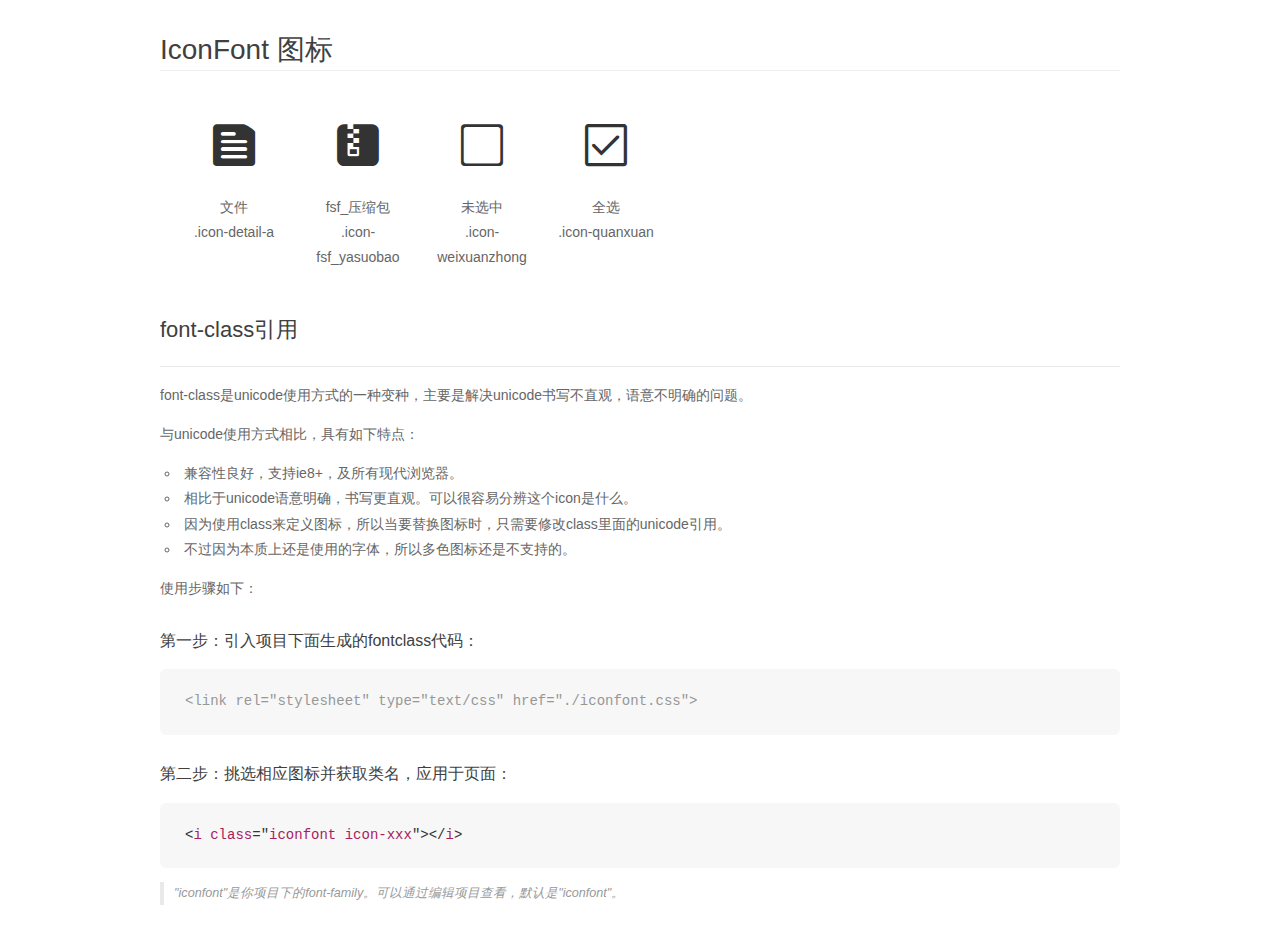
<file: app/static/css/font/demo_fontclass.html>
<!DOCTYPE html>
<html>
<head>
    <meta charset="utf-8"/>
    <title>IconFont</title>
    <link rel="stylesheet" href="demo.css">
    <link rel="stylesheet" href="iconfont.css">
</head>
<body>
    <div class="main markdown">
        <h1>IconFont 图标</h1>
        <ul class="icon_lists clear">
            
                <li>
                <i class="icon iconfont icon-detail-a"></i>
                    <div class="name">文件</div>
                    <div class="fontclass">.icon-detail-a</div>
                </li>
            
                <li>
                <i class="icon iconfont icon-fsf_yasuobao"></i>
                    <div class="name">fsf_压缩包</div>
                    <div class="fontclass">.icon-fsf_yasuobao</div>
                </li>
            
                <li>
                <i class="icon iconfont icon-weixuanzhong"></i>
                    <div class="name">未选中</div>
                    <div class="fontclass">.icon-weixuanzhong</div>
                </li>
            
                <li>
                <i class="icon iconfont icon-quanxuan"></i>
                    <div class="name">全选</div>
                    <div class="fontclass">.icon-quanxuan</div>
                </li>
            
        </ul>

        <h2 id="font-class-">font-class引用</h2>
        <hr>

        <p>font-class是unicode使用方式的一种变种，主要是解决unicode书写不直观，语意不明确的问题。</p>
        <p>与unicode使用方式相比，具有如下特点：</p>
        <ul>
        <li>兼容性良好，支持ie8+，及所有现代浏览器。</li>
        <li>相比于unicode语意明确，书写更直观。可以很容易分辨这个icon是什么。</li>
        <li>因为使用class来定义图标，所以当要替换图标时，只需要修改class里面的unicode引用。</li>
        <li>不过因为本质上还是使用的字体，所以多色图标还是不支持的。</li>
        </ul>
        <p>使用步骤如下：</p>
        <h3 id="-fontclass-">第一步：引入项目下面生成的fontclass代码：</h3>


        <pre><code class="lang-js hljs javascript"><span class="hljs-comment">&lt;link rel="stylesheet" type="text/css" href="./iconfont.css"&gt;</span></code></pre>
        <h3 id="-">第二步：挑选相应图标并获取类名，应用于页面：</h3>
        <pre><code class="lang-css hljs">&lt;<span class="hljs-selector-tag">i</span> <span class="hljs-selector-tag">class</span>="<span class="hljs-selector-tag">iconfont</span> <span class="hljs-selector-tag">icon-xxx</span>"&gt;&lt;/<span class="hljs-selector-tag">i</span>&gt;</code></pre>
        <blockquote>
        <p>"iconfont"是你项目下的font-family。可以通过编辑项目查看，默认是"iconfont"。</p>
        </blockquote>
    </div>
</body>
</html>
</file>
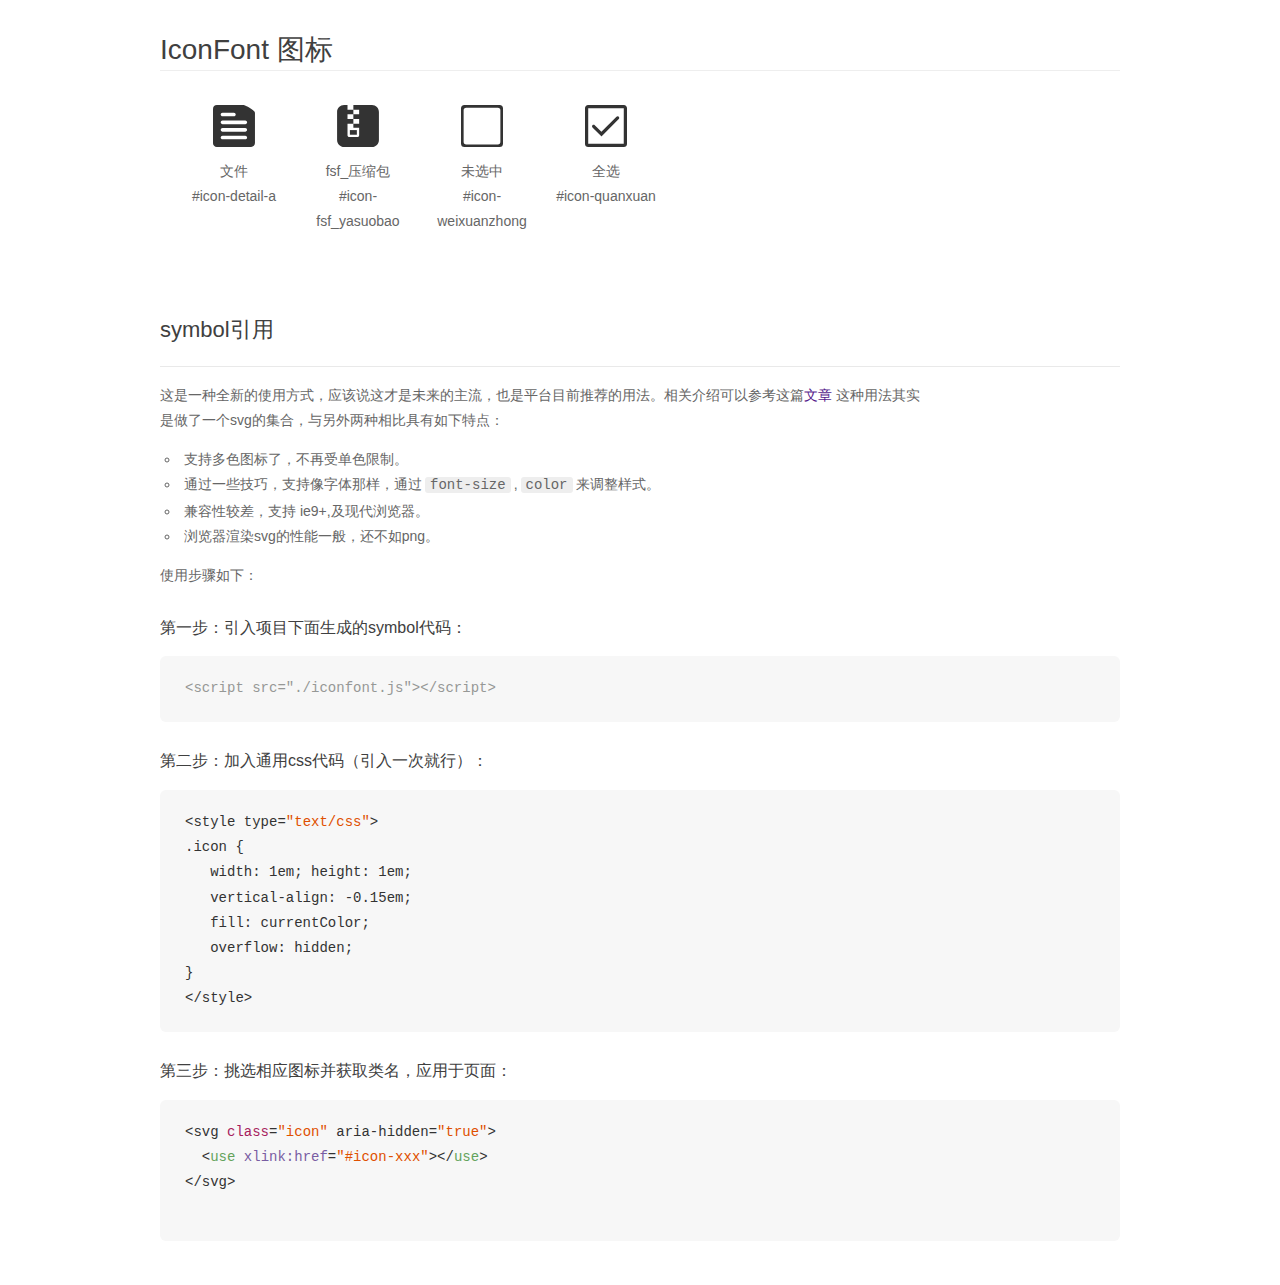
<file: app/static/css/font/demo_symbol.html>
<!DOCTYPE html>
<html>
<head>
    <meta charset="utf-8"/>
    <title>IconFont</title>
    <link rel="stylesheet" href="demo.css">
    <script src="iconfont.js"></script>

    <style type="text/css">
        .icon {
          /* 通过设置 font-size 来改变图标大小 */
          width: 1em; height: 1em;
          /* 图标和文字相邻时，垂直对齐 */
          vertical-align: -0.15em;
          /* 通过设置 color 来改变 SVG 的颜色/fill */
          fill: currentColor;
          /* path 和 stroke 溢出 viewBox 部分在 IE 下会显示
             normalize.css 中也包含这行 */
          overflow: hidden;
        }

    </style>
</head>
<body>
    <div class="main markdown">
        <h1>IconFont 图标</h1>
        <ul class="icon_lists clear">
            
                <li>
                    <svg class="icon" aria-hidden="true">
                        <use xlink:href="#icon-detail-a"></use>
                    </svg>
                    <div class="name">文件</div>
                    <div class="fontclass">#icon-detail-a</div>
                </li>
            
                <li>
                    <svg class="icon" aria-hidden="true">
                        <use xlink:href="#icon-fsf_yasuobao"></use>
                    </svg>
                    <div class="name">fsf_压缩包</div>
                    <div class="fontclass">#icon-fsf_yasuobao</div>
                </li>
            
                <li>
                    <svg class="icon" aria-hidden="true">
                        <use xlink:href="#icon-weixuanzhong"></use>
                    </svg>
                    <div class="name">未选中</div>
                    <div class="fontclass">#icon-weixuanzhong</div>
                </li>
            
                <li>
                    <svg class="icon" aria-hidden="true">
                        <use xlink:href="#icon-quanxuan"></use>
                    </svg>
                    <div class="name">全选</div>
                    <div class="fontclass">#icon-quanxuan</div>
                </li>
            
        </ul>


        <h2 id="symbol-">symbol引用</h2>
        <hr>

        <p>这是一种全新的使用方式，应该说这才是未来的主流，也是平台目前推荐的用法。相关介绍可以参考这篇<a href="">文章</a>
        这种用法其实是做了一个svg的集合，与另外两种相比具有如下特点：</p>
        <ul>
          <li>支持多色图标了，不再受单色限制。</li>
          <li>通过一些技巧，支持像字体那样，通过<code>font-size</code>,<code>color</code>来调整样式。</li>
          <li>兼容性较差，支持 ie9+,及现代浏览器。</li>
          <li>浏览器渲染svg的性能一般，还不如png。</li>
        </ul>
        <p>使用步骤如下：</p>
        <h3 id="-symbol-">第一步：引入项目下面生成的symbol代码：</h3>
        <pre><code class="lang-js hljs javascript"><span class="hljs-comment">&lt;script src="./iconfont.js"&gt;&lt;/script&gt;</span></code></pre>
        <h3 id="-css-">第二步：加入通用css代码（引入一次就行）：</h3>
        <pre><code class="lang-js hljs javascript">&lt;style type=<span class="hljs-string">"text/css"</span>&gt;
.icon {
   width: <span class="hljs-number">1</span>em; height: <span class="hljs-number">1</span>em;
   vertical-align: <span class="hljs-number">-0.15</span>em;
   fill: currentColor;
   overflow: hidden;
}
&lt;<span class="hljs-regexp">/style&gt;</span></code></pre>
        <h3 id="-">第三步：挑选相应图标并获取类名，应用于页面：</h3>
        <pre><code class="lang-js hljs javascript">&lt;svg <span class="hljs-class"><span class="hljs-keyword">class</span></span>=<span class="hljs-string">"icon"</span> aria-hidden=<span class="hljs-string">"true"</span>&gt;<span class="xml"><span class="hljs-tag">
  &lt;<span class="hljs-name">use</span> <span class="hljs-attr">xlink:href</span>=<span class="hljs-string">"#icon-xxx"</span>&gt;</span><span class="hljs-tag">&lt;/<span class="hljs-name">use</span>&gt;</span>
</span>&lt;<span class="hljs-regexp">/svg&gt;
        </span></code></pre>
    </div>
</body>
</html>
</file>
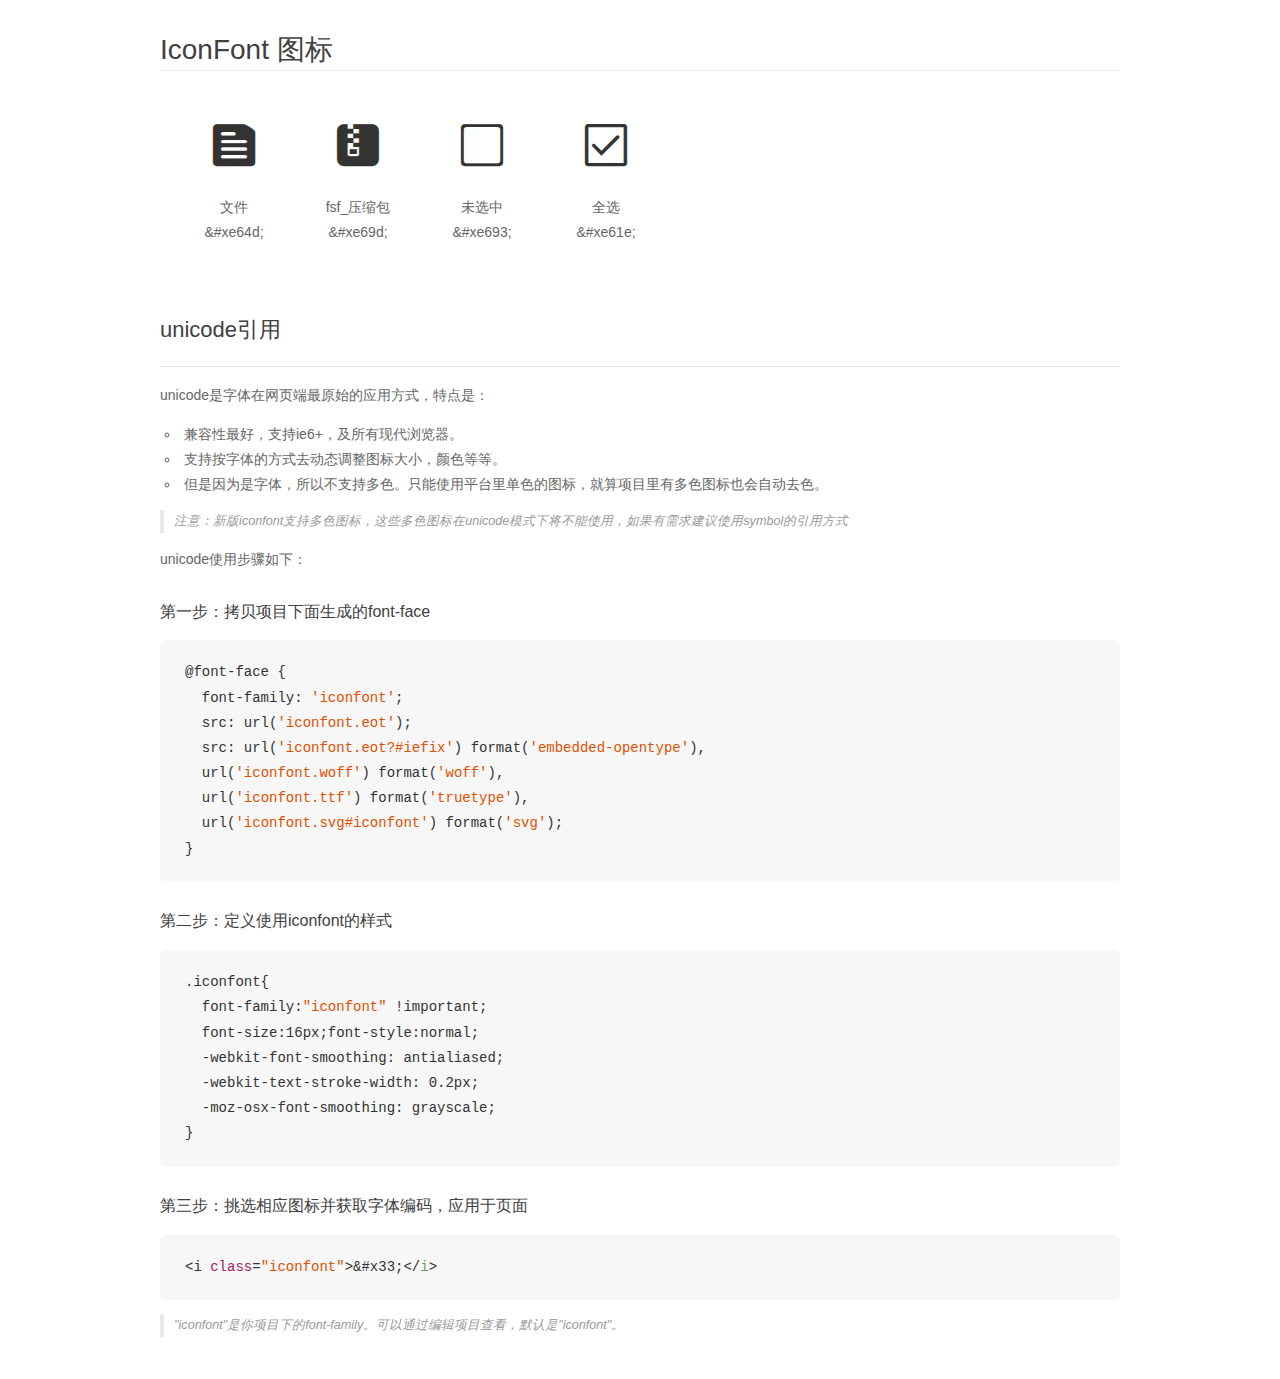
<file: app/static/css/font/demo_unicode.html>
<!DOCTYPE html>
<html>
<head>
    <meta charset="utf-8"/>
    <title>IconFont</title>
    <link rel="stylesheet" href="demo.css">

    <style type="text/css">

        @font-face {font-family: "iconfont";
          src: url('iconfont.eot'); /* IE9*/
          src: url('iconfont.eot#iefix') format('embedded-opentype'), /* IE6-IE8 */
          url('iconfont.woff') format('woff'), /* chrome, firefox */
          url('iconfont.ttf') format('truetype'), /* chrome, firefox, opera, Safari, Android, iOS 4.2+*/
          url('iconfont.svg#iconfont') format('svg'); /* iOS 4.1- */
        }

        .iconfont {
          font-family:"iconfont" !important;
          font-size:16px;
          font-style:normal;
          -webkit-font-smoothing: antialiased;
          -webkit-text-stroke-width: 0.2px;
          -moz-osx-font-smoothing: grayscale;
        }

    </style>
</head>
<body>
    <div class="main markdown">
        <h1>IconFont 图标</h1>
        <ul class="icon_lists clear">
            
                <li>
                <i class="icon iconfont">&#xe64d;</i>
                    <div class="name">文件</div>
                    <div class="code">&amp;#xe64d;</div>
                </li>
            
                <li>
                <i class="icon iconfont">&#xe69d;</i>
                    <div class="name">fsf_压缩包</div>
                    <div class="code">&amp;#xe69d;</div>
                </li>
            
                <li>
                <i class="icon iconfont">&#xe693;</i>
                    <div class="name">未选中</div>
                    <div class="code">&amp;#xe693;</div>
                </li>
            
                <li>
                <i class="icon iconfont">&#xe61e;</i>
                    <div class="name">全选</div>
                    <div class="code">&amp;#xe61e;</div>
                </li>
            
        </ul>
        <h2 id="unicode-">unicode引用</h2>
        <hr>

        <p>unicode是字体在网页端最原始的应用方式，特点是：</p>
        <ul>
        <li>兼容性最好，支持ie6+，及所有现代浏览器。</li>
        <li>支持按字体的方式去动态调整图标大小，颜色等等。</li>
        <li>但是因为是字体，所以不支持多色。只能使用平台里单色的图标，就算项目里有多色图标也会自动去色。</li>
        </ul>
        <blockquote>
        <p>注意：新版iconfont支持多色图标，这些多色图标在unicode模式下将不能使用，如果有需求建议使用symbol的引用方式</p>
        </blockquote>
        <p>unicode使用步骤如下：</p>
        <h3 id="-font-face">第一步：拷贝项目下面生成的font-face</h3>
        <pre><code class="lang-js hljs javascript">@font-face {
  font-family: <span class="hljs-string">'iconfont'</span>;
  src: url(<span class="hljs-string">'iconfont.eot'</span>);
  src: url(<span class="hljs-string">'iconfont.eot?#iefix'</span>) format(<span class="hljs-string">'embedded-opentype'</span>),
  url(<span class="hljs-string">'iconfont.woff'</span>) format(<span class="hljs-string">'woff'</span>),
  url(<span class="hljs-string">'iconfont.ttf'</span>) format(<span class="hljs-string">'truetype'</span>),
  url(<span class="hljs-string">'iconfont.svg#iconfont'</span>) format(<span class="hljs-string">'svg'</span>);
}
</code></pre>
        <h3 id="-iconfont-">第二步：定义使用iconfont的样式</h3>
        <pre><code class="lang-js hljs javascript">.iconfont{
  font-family:<span class="hljs-string">"iconfont"</span> !important;
  font-size:<span class="hljs-number">16</span>px;font-style:normal;
  -webkit-font-smoothing: antialiased;
  -webkit-text-stroke-width: <span class="hljs-number">0.2</span>px;
  -moz-osx-font-smoothing: grayscale;
}
</code></pre>
        <h3 id="-">第三步：挑选相应图标并获取字体编码，应用于页面</h3>
        <pre><code class="lang-js hljs javascript">&lt;i <span class="hljs-class"><span class="hljs-keyword">class</span></span>=<span class="hljs-string">"iconfont"</span>&gt;&amp;#x33;<span class="xml"><span class="hljs-tag">&lt;/<span class="hljs-name">i</span>&gt;</span></span></code></pre>

        <blockquote>
        <p>"iconfont"是你项目下的font-family。可以通过编辑项目查看，默认是"iconfont"。</p>
        </blockquote>
    </div>


</body>
</html>
</file>
<file: app/static/css/font/iconfont.css>
@font-face {font-family: "iconfont";
  src: url('iconfont.eot?t=1515750483999'); /* IE9*/
  src: url('iconfont.eot?t=1515750483999#iefix') format('embedded-opentype'), /* IE6-IE8 */
  url('[data-uri]') format('woff'),
  url('iconfont.ttf?t=1515750483999') format('truetype'), /* chrome, firefox, opera, Safari, Android, iOS 4.2+*/
  url('iconfont.svg?t=1515750483999#iconfont') format('svg'); /* iOS 4.1- */
}

.iconfont {
  font-family:"iconfont" !important;
  font-size:16px;
  font-style:normal;
  -webkit-font-smoothing: antialiased;
  -moz-osx-font-smoothing: grayscale;
}

.icon-detail-a:before { content: "\e64d"; }

.icon-fsf_yasuobao:before { content: "\e69d"; }

.icon-weixuanzhong:before { content: "\e693"; }

.icon-quanxuan:before { content: "\e61e"; }
</file>
<file: app/static/css/font/demo.css>
*{margin: 0;padding: 0;list-style: none;}
/*
KISSY CSS Reset
理念：1. reset 的目的不是清除浏览器的默认样式，这仅是部分工作。清除和重置是紧密不可分的。
2. reset 的目的不是让默认样式在所有浏览器下一致，而是减少默认样式有可能带来的问题。
3. reset 期望提供一套普适通用的基础样式。但没有银弹，推荐根据具体需求，裁剪和修改后再使用。
特色：1. 适应中文；2. 基于最新主流浏览器。
维护：玉伯<lifesinger@gmail.com>, 正淳<ragecarrier@gmail.com>
 */

/** 清除内外边距 **/
body, h1, h2, h3, h4, h5, h6, hr, p, blockquote, /* structural elements 结构元素 */
dl, dt, dd, ul, ol, li, /* list elements 列表元素 */
pre, /* text formatting elements 文本格式元素 */
form, fieldset, legend, button, input, textarea, /* form elements 表单元素 */
th, td /* table elements 表格元素 */ {
  margin: 0;
  padding: 0;
}

/** 设置默认字体 **/
body,
button, input, select, textarea /* for ie */ {
  font: 12px/1.5 tahoma, arial, \5b8b\4f53, sans-serif;
}
h1, h2, h3, h4, h5, h6 { font-size: 100%; }
address, cite, dfn, em, var { font-style: normal; } /* 将斜体扶正 */
code, kbd, pre, samp { font-family: courier new, courier, monospace; } /* 统一等宽字体 */
small { font-size: 12px; } /* 小于 12px 的中文很难阅读，让 small 正常化 */

/** 重置列表元素 **/
ul, ol { list-style: none; }

/** 重置文本格式元素 **/
a { text-decoration: none; }
a:hover { text-decoration: underline; }


/** 重置表单元素 **/
legend { color: #000; } /* for ie6 */
fieldset, img { border: 0; } /* img 搭车：让链接里的 img 无边框 */
button, input, select, textarea { font-size: 100%; } /* 使得表单元素在 ie 下能继承字体大小 */
/* 注：optgroup 无法扶正 */

/** 重置表格元素 **/
table { border-collapse: collapse; border-spacing: 0; }

/* 清除浮动 */
.ks-clear:after, .clear:after {
  content: '\20';
  display: block;
  height: 0;
  clear: both;
}
.ks-clear, .clear {
  *zoom: 1;
}

.main {
  padding: 30px 100px;
width: 960px;
margin: 0 auto;
}
.main h1{font-size:36px; color:#333; text-align:left;margin-bottom:30px; border-bottom: 1px solid #eee;}

.helps{margin-top:40px;}
.helps pre{
  padding:20px;
  margin:10px 0;
  border:solid 1px #e7e1cd;
  background-color: #fffdef;
  overflow: auto;
}

.icon_lists{
  width: 100% !important;

}

.icon_lists li{
  float:left;
  width: 100px;
  height:180px;
  text-align: center;
  list-style: none !important;
}
.icon_lists .icon{
  font-size: 42px;
  line-height: 100px;
  margin: 10px 0;
  color:#333;
  -webkit-transition: font-size 0.25s ease-out 0s;
  -moz-transition: font-size 0.25s ease-out 0s;
  transition: font-size 0.25s ease-out 0s;

}
.icon_lists .icon:hover{
  font-size: 100px;
}



.markdown {
  color: #666;
  font-size: 14px;
  line-height: 1.8;
}

.highlight {
  line-height: 1.5;
}

.markdown img {
  vertical-align: middle;
  max-width: 100%;
}

.markdown h1 {
  color: #404040;
  font-weight: 500;
  line-height: 40px;
  margin-bottom: 24px;
}

.markdown h2,
.markdown h3,
.markdown h4,
.markdown h5,
.markdown h6 {
  color: #404040;
  margin: 1.6em 0 0.6em 0;
  font-weight: 500;
  clear: both;
}

.markdown h1 {
  font-size: 28px;
}

.markdown h2 {
  font-size: 22px;
}

.markdown h3 {
  font-size: 16px;
}

.markdown h4 {
  font-size: 14px;
}

.markdown h5 {
  font-size: 12px;
}

.markdown h6 {
  font-size: 12px;
}

.markdown hr {
  height: 1px;
  border: 0;
  background: #e9e9e9;
  margin: 16px 0;
  clear: both;
}

.markdown p,
.markdown pre {
  margin: 1em 0;
}

.markdown > p,
.markdown > blockquote,
.markdown > .highlight,
.markdown > ol,
.markdown > ul {
  width: 80%;
}

.markdown ul > li {
  list-style: circle;
}

.markdown > ul li,
.markdown blockquote ul > li {
  margin-left: 20px;
  padding-left: 4px;
}

.markdown > ul li p,
.markdown > ol li p {
  margin: 0.6em 0;
}

.markdown ol > li {
  list-style: decimal;
}

.markdown > ol li,
.markdown blockquote ol > li {
  margin-left: 20px;
  padding-left: 4px;
}

.markdown code {
  margin: 0 3px;
  padding: 0 5px;
  background: #eee;
  border-radius: 3px;
}

.markdown pre {
  border-radius: 6px;
  background: #f7f7f7;
  padding: 20px;
}

.markdown pre code {
  border: none;
  background: #f7f7f7;
  margin: 0;
}

.markdown strong,
.markdown b {
  font-weight: 600;
}

.markdown > table {
  border-collapse: collapse;
  border-spacing: 0px;
  empty-cells: show;
  border: 1px solid #e9e9e9;
  width: 95%;
  margin-bottom: 24px;
}

.markdown > table th {
  white-space: nowrap;
  color: #333;
  font-weight: 600;

}

.markdown > table th,
.markdown > table td {
  border: 1px solid #e9e9e9;
  padding: 8px 16px;
  text-align: left;
}

.markdown > table th {
  background: #F7F7F7;
}

.markdown blockquote {
  font-size: 90%;
  color: #999;
  border-left: 4px solid #e9e9e9;
  padding-left: 0.8em;
  margin: 1em 0;
  font-style: italic;
}

.markdown blockquote p {
  margin: 0;
}

.markdown .anchor {
  opacity: 0;
  transition: opacity 0.3s ease;
  margin-left: 8px;
}

.markdown .waiting {
  color: #ccc;
}

.markdown h1:hover .anchor,
.markdown h2:hover .anchor,
.markdown h3:hover .anchor,
.markdown h4:hover .anchor,
.markdown h5:hover .anchor,
.markdown h6:hover .anchor {
  opacity: 1;
  display: inline-block;
}

.markdown > br,
.markdown > p > br {
  clear: both;
}


.hljs {
  display: block;
  background: white;
  padding: 0.5em;
  color: #333333;
  overflow-x: auto;
}

.hljs-comment,
.hljs-meta {
  color: #969896;
}

.hljs-string,
.hljs-variable,
.hljs-template-variable,
.hljs-strong,
.hljs-emphasis,
.hljs-quote {
  color: #df5000;
}

.hljs-keyword,
.hljs-selector-tag,
.hljs-type {
  color: #a71d5d;
}

.hljs-literal,
.hljs-symbol,
.hljs-bullet,
.hljs-attribute {
  color: #0086b3;
}

.hljs-section,
.hljs-name {
  color: #63a35c;
}

.hljs-tag {
  color: #333333;
}

.hljs-title,
.hljs-attr,
.hljs-selector-id,
.hljs-selector-class,
.hljs-selector-attr,
.hljs-selector-pseudo {
  color: #795da3;
}

.hljs-addition {
  color: #55a532;
  background-color: #eaffea;
}

.hljs-deletion {
  color: #bd2c00;
  background-color: #ffecec;
}

.hljs-link {
  text-decoration: underline;
}

pre{
  background: #fff;
}
</file>
